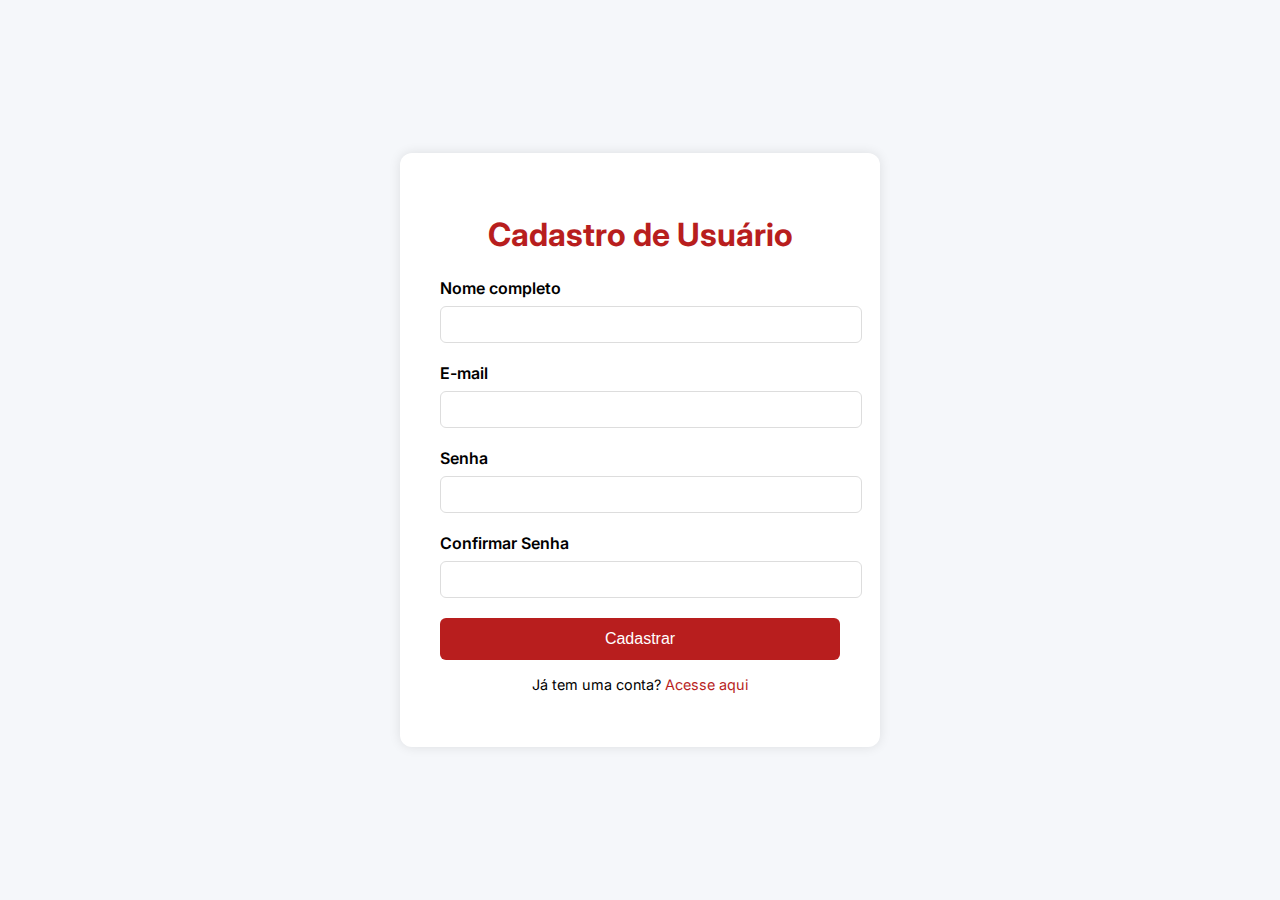
<file: templates/cadastro.html>
<!DOCTYPE html>
<html lang="pt-br">
<head>
  <meta charset="UTF-8" />
  <meta name="viewport" content="width=device-width, initial-scale=1.0"/>
  <title>Cadastro | ObraPesada S.A.</title>
  <link rel="stylesheet" href="/static/css/cadastro.css" />
  <link href="https://fonts.googleapis.com/css2?family=Inter:wght@400;600&display=swap" rel="stylesheet">
</head>
<body>
  <div class="cadastro-container">
    <h1>Cadastro de Usuário</h1>
    <form action="/cadastrar" method="POST">
      <label for="nome">Nome completo</label>
      <input type="text" id="nome" name="nome" required />

      <label for="email">E-mail</label>
      <input type="email" id="email" name="email" required />

      <label for="senha">Senha</label>
      <input type="password" id="senha" name="senha" required />

      <label for="confirmar-senha">Confirmar Senha</label>
      <input type="password" id="confirmar-senha" name="confirmar_senha" required />

      <button type="submit">Cadastrar</button>

      <p class="login-link">Já tem uma conta? <a href="/login">Acesse aqui</a></p>
    </form>
  </div>
</body>
</html>
</file>
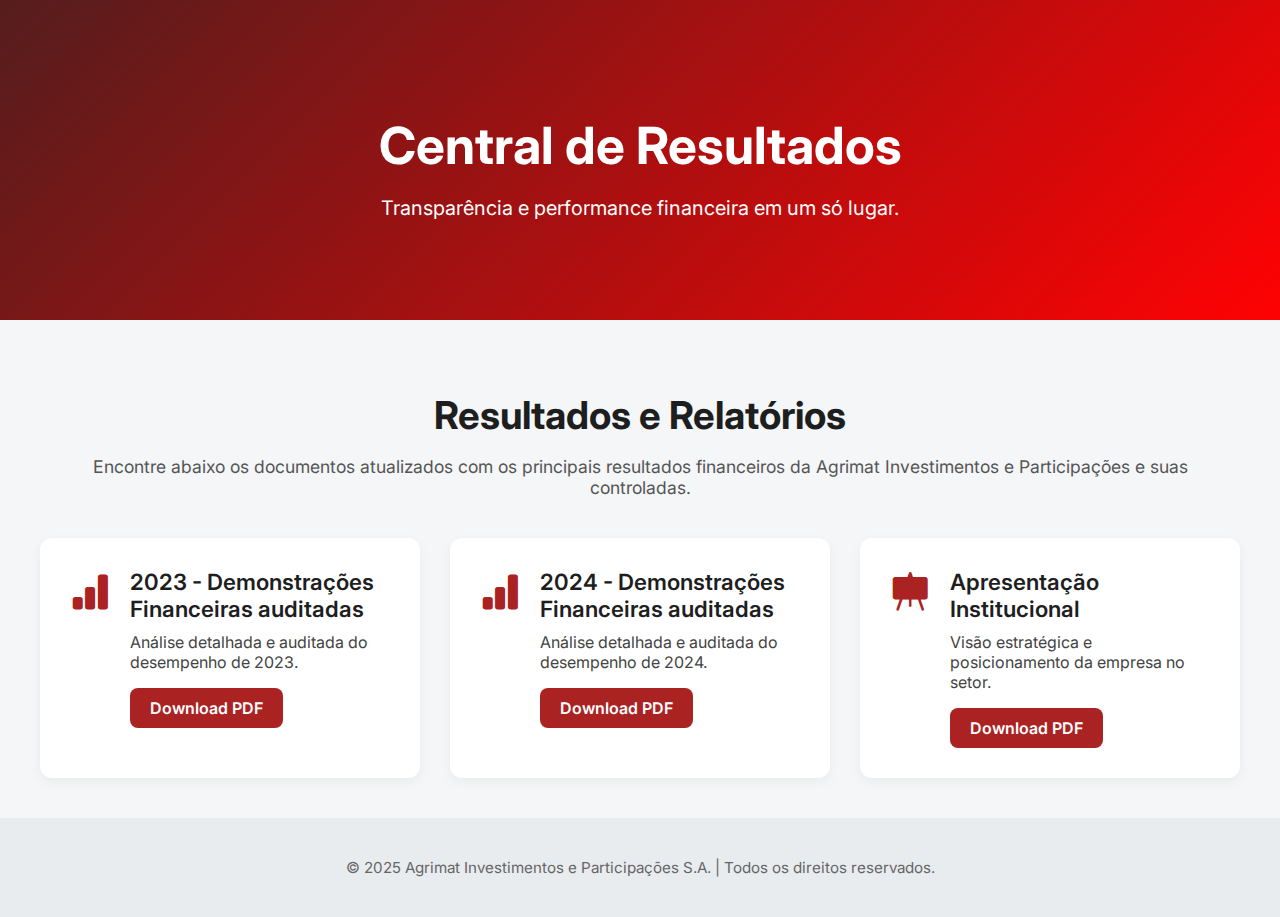
<file: templates/central_resultado.html>
<!DOCTYPE html>
<html lang="pt-br">
<head>
  <meta charset="UTF-8" />
  <meta name="viewport" content="width=device-width, initial-scale=1.0"/>
  <title>Central de Resultados | Agrimat Participações.</title>
  <link rel="stylesheet" href="/static/css/resul.css"/>
  <link href="https://cdn.jsdelivr.net/npm/bootstrap-icons/font/bootstrap-icons.css" rel="stylesheet">
  <link href="https://fonts.googleapis.com/css2?family=Inter:wght@400;600;700&display=swap" rel="stylesheet">
</head>
<body>

  <!-- HERO -->
  <section class="hero">
    <div class="hero-content">
      <h1>Central de Resultados</h1>
      <p>Transparência e performance financeira em um só lugar.</p>
    </div>
  </section>

  <!-- CONTEÚDO PRINCIPAL -->
  <main class="conteudo">
    <div class="container">
      <header class="conteudo-header">
        <h2>Resultados e Relatórios</h2>
        <p>Encontre abaixo os documentos atualizados com os principais resultados financeiros da Agrimat Investimentos e Participações e suas controladas.</p>
      </header>

      <div class="cards-grid">

        <div class="card">
          <div class="card-icon"><i class="bi bi-bar-chart-fill"></i></div>
          <div class="card-body">
            <h3>2023 - Demonstrações Financeiras auditadas</h3>
            <p>Análise detalhada e auditada do desempenho de 2023.</p>
            <a href="/static/documentos/Agrimat2023 - Relatório Final.pdf" class="btn" target="_blank">Download PDF</a>
          </div>
        </div>

        <div class="card">
          <div class="card-icon"><i class="bi bi-bar-chart-fill"></i></div>
          <div class="card-body">
            <h3>2024 - Demonstrações Financeiras auditadas</h3>
            <p>Análise detalhada e auditada do desempenho de 2024.</p>
            <a href="/relatorio2024" class="btn" target="_blank">Download PDF</a>
          </div>
        </div>

        <div class="card">
          <div class="card-icon"><i class="bi bi-easel-fill"></i></div>
          <div class="card-body">
            <h3>Apresentação Institucional</h3>
            <p>Visão estratégica e posicionamento da empresa no setor.</p>
            <a href="/static/documentos/Fact Sheet 2024 - Agrimat.pdf" class="btn" target="_blank">Download PDF</a>
          </div>
        </div>

      </div>
    </div>
  </main>

  <!-- RODAPÉ -->
  <footer class="footer">
      <p>&copy; 2025 Agrimat Investimentos e Participações S.A. | Todos os direitos reservados.</p>
    </div>
  </footer>

</body>
</html>
</file>
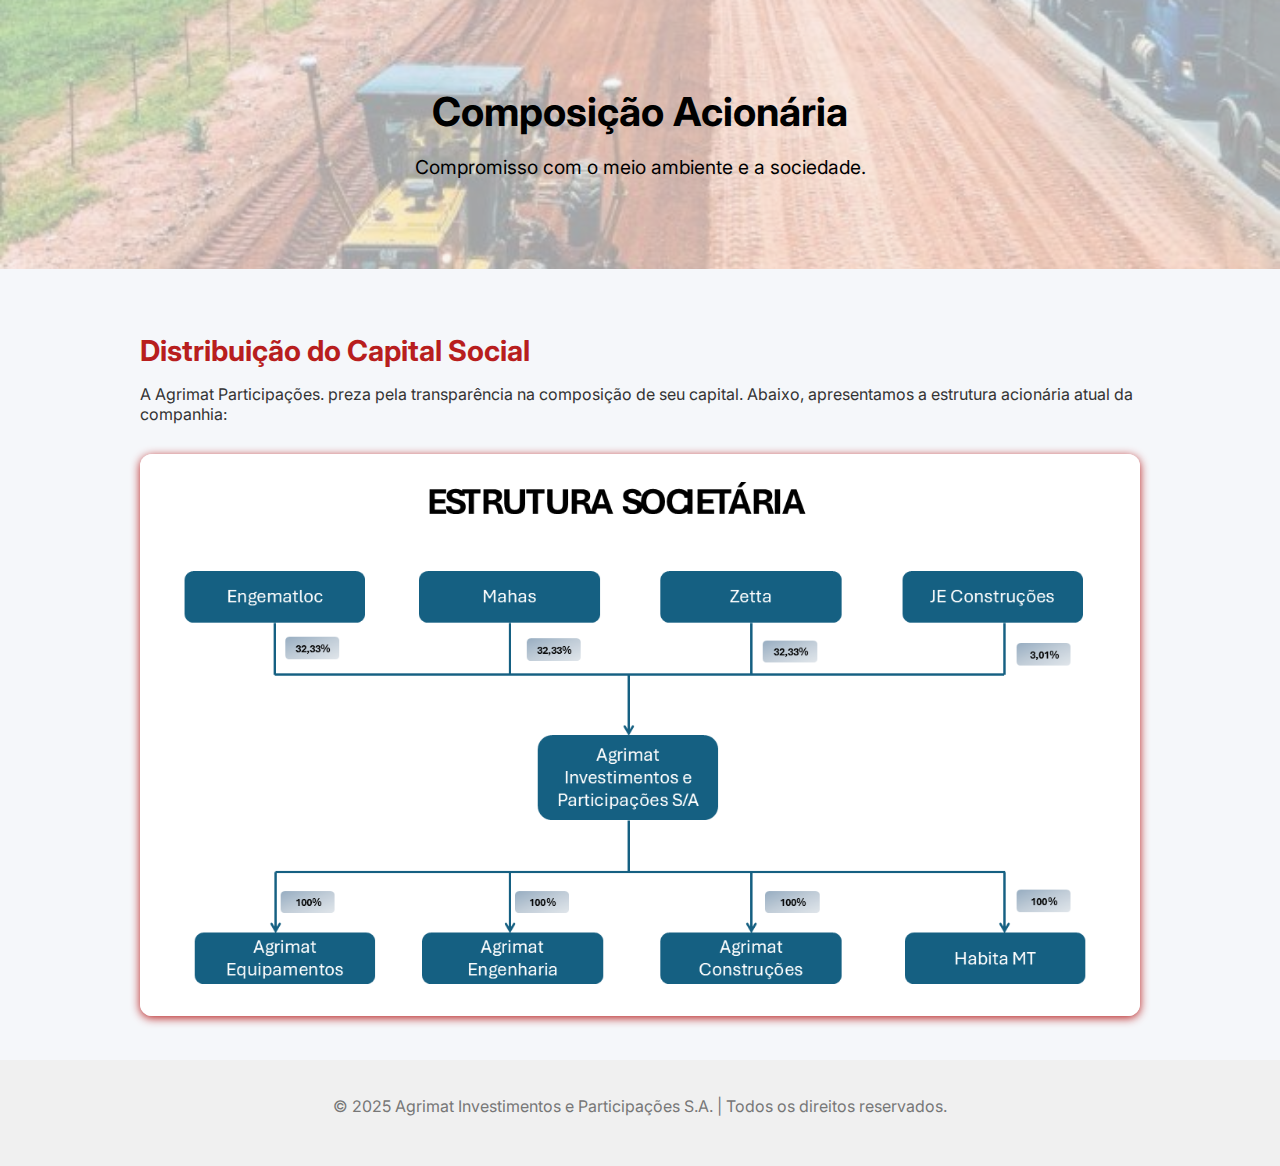
<file: templates/composicao_acionaria.html>
<!DOCTYPE html>
<html lang="pt-br">
<head>
  <meta charset="UTF-8" />
  <meta name="viewport" content="width=device-width, initial-scale=1.0"/>
  <title>Composição Acionária | Agrimat Participações.</title>
  <link rel="stylesheet" href="/static/css/composicao.css" />
  <link href="https://fonts.googleapis.com/css2?family=Inter:wght@400;600&display=swap" rel="stylesheet">
</head>
<body>
  <section class="hero">
    <img src="/static/imagens/IMG-20250422-WA0418.jpg" alt="Imagem de fundo" class="hero-bg">
    <div class="hero-content">
      <h1>Composição Acionária</h1>
      <p>Compromisso com o meio ambiente e a sociedade.</p>
    </div>
  </section>
  
  <!-- Conteúdo Principal -->
  <section class="conteudo">
    <div class="container">
      <h2>Distribuição do Capital Social</h2>
      <p>A Agrimat Participações. preza pela transparência na composição de seu capital. Abaixo, apresentamos a estrutura acionária atual da companhia:</p>

      <!-- Nova imagem substituindo a tabela -->
      <div class="imagem-composicao">
        <img src="/static/imagens/Composição_acionária.png" alt="Composição Acionária da ObraPesada S.A.">
      </div>

    </div>
  </section>

  <!-- Rodapé -->
  <footer>
    <div class="container">
      <p>&copy; 2025 Agrimat Investimentos e Participações S.A. | Todos os direitos reservados.</p>
    </div>
  </footer>

</body>
</html>
</file>
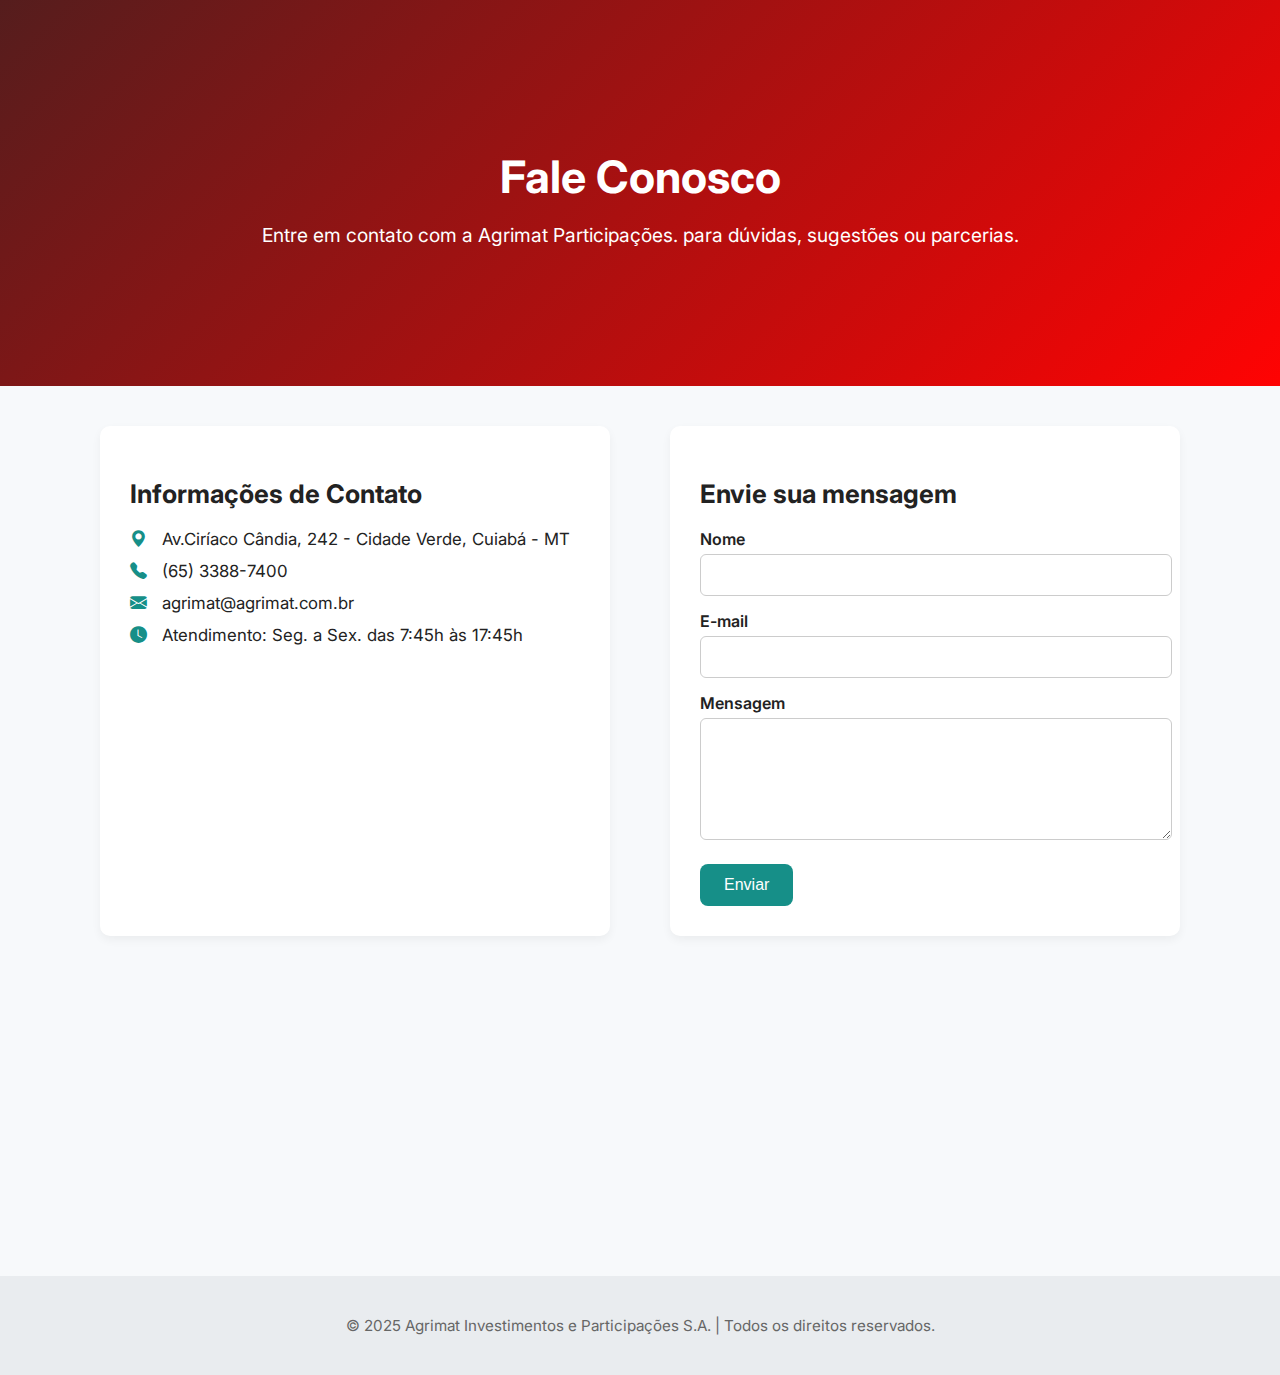
<file: templates/contato.html>
<!DOCTYPE html>
<html lang="pt-br">
<head>
  <meta charset="UTF-8" />
  <meta name="viewport" content="width=device-width, initial-scale=1.0"/>
  <title>Fale Conosco | Agrimat Participações.</title>
  <link rel="stylesheet" href="/static/css/contato.css"/>
  <link href="https://cdn.jsdelivr.net/npm/bootstrap-icons/font/bootstrap-icons.css" rel="stylesheet">
  <link href="https://fonts.googleapis.com/css2?family=Inter:wght@400;600&display=swap" rel="stylesheet">
</head>
<body>

  <section class="contato-hero">
    <div class="container">
      <h1>Fale Conosco</h1>
      <p>Entre em contato com a Agrimat Participações. para dúvidas, sugestões ou parcerias.</p>
    </div>
  </section>

  <main class="container contato-main">

    <section class="info-contato">
      <h2>Informações de Contato</h2>
      <ul>
        <li><i class="bi bi-geo-alt-fill"></i> Av.Ciríaco Cândia, 242 - Cidade Verde, Cuiabá - MT</li>
        <li><i class="bi bi-telephone-fill"></i> (65) 3388-7400</li>
        <li><i class="bi bi-envelope-fill"></i> agrimat@agrimat.com.br</li>
        <li><i class="bi bi-clock-fill"></i> Atendimento: Seg. a Sex. das 7:45h às 17:45h</li>
      </ul>
    </section>

    <section class="form-contato">
      <h2>Envie sua mensagem</h2>
      <form action="#" method="POST">
        <label for="nome">Nome</label>
        <input type="text" id="nome" name="nome" required>

        <label for="email">E-mail</label>
        <input type="email" id="email" name="email" required>

        <label for="mensagem">Mensagem</label>
        <textarea id="mensagem" name="mensagem" rows="5" required></textarea>

        <button type="submit" class="btn">Enviar</button>
      </form>
    </section>

  </main>

  <section class="mapa">
    <!-- Google Maps embed corrigido -->
    <iframe 
      src="https://www.google.com/maps/embed?pb=!1m18!1m12!1m3!1d3898.166318029272!2d-56.054830124050924!3d-15.579319185065785!2m3!1f0!2f0!3f0!3m2!1i1024!2i768!4f13.1!3m3!1m2!1s0x939db210f4e24499%3A0x788c0557332be75f!2sAv.%20Cir%C3%ADaco%20C%C3%A2ndia%2C%20242%20-%20Cidade%20Verde%2C%20Cuiab%C3%A1%20-%20MT%2C%2078028-770!5e0!3m2!1spt-BR!2sbr!4v1715215933027!5m2!1spt-BR!2sbr" 
      width="100%" height="300" style="border:0;" allowfullscreen="" loading="lazy" 
      referrerpolicy="no-referrer-when-downgrade">
    </iframe>
  </section>
  
  </section>

  <footer class="footer">
      <p>&copy; 2025 Agrimat Investimentos e Participações S.A. | Todos os direitos reservados.</p>
    </div>
  </footer>
</body>
</html>
</file>
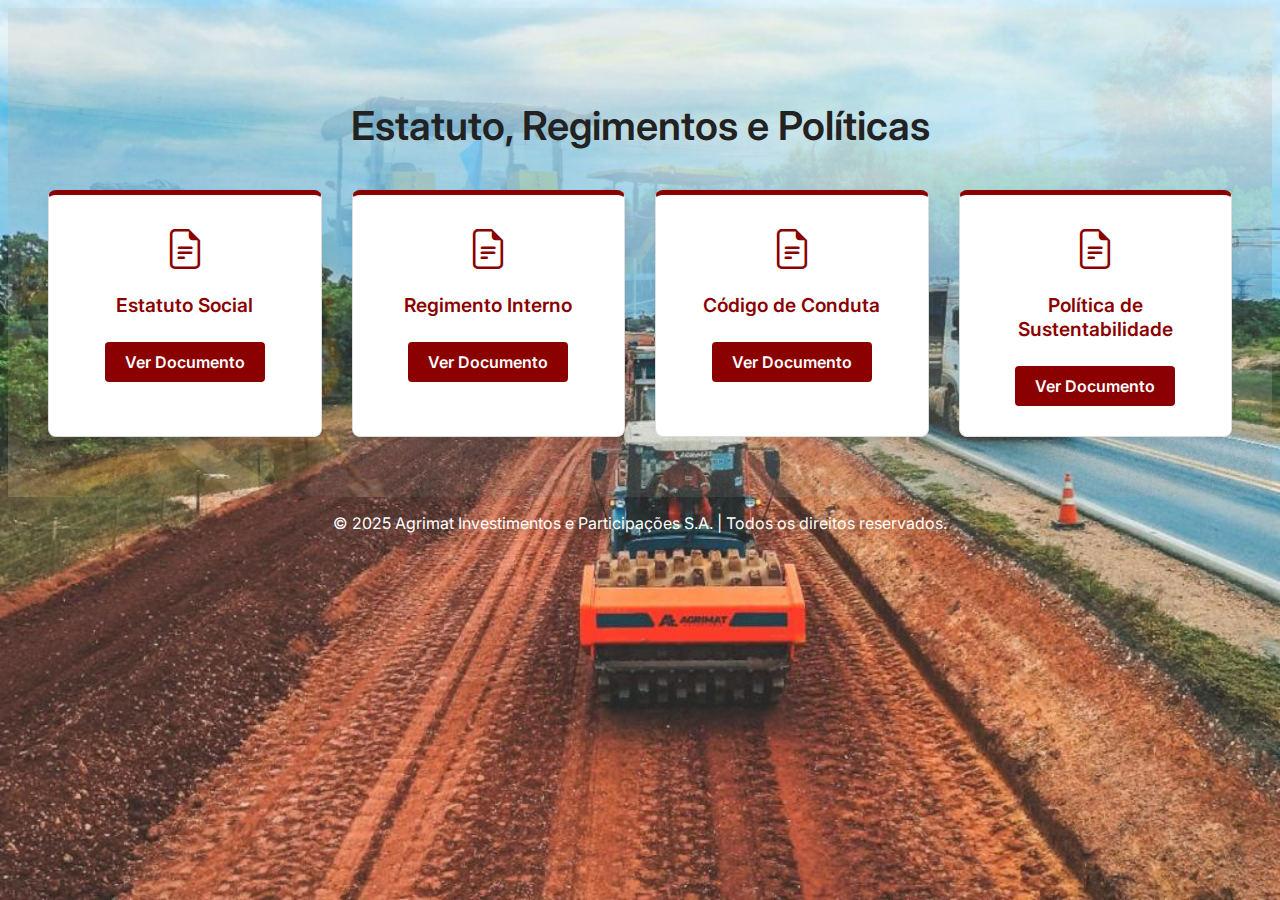
<file: templates/estatuto_politicas.html>
<!DOCTYPE html>
<html lang="pt-br">
<head>
  <meta charset="UTF-8" />
  <meta name="viewport" content="width=device-width, initial-scale=1.0" />
  <title>Agrimat Participações.</title>
  <link rel="stylesheet" href="/static/css/estatuto.css" />
  <link href="https://fonts.googleapis.com/css2?family=Inter:wght@400;600&display=swap" rel="stylesheet">
  <link href="https://cdn.jsdelivr.net/npm/bootstrap-icons@1.10.5/font/bootstrap-icons.css" rel="stylesheet">
</head>
<body>
  <!-- Seção Estatuto -->
  <section class="estatuto-section">
    <!-- Imagem de fundo -->
    <img src="/static/imagens/IMG-20250422-WA0414.jpg" alt="Fundo" class="background-img">
    <section class="background-extension"></section>

    <h2 class="section-title">Estatuto, Regimentos e Políticas</h2>
    <div class="document-grid">
      <div class="document-card">
        <i class="bi bi-file-earmark-text"></i>
        <h3><a href="#">Estatuto Social</a></h3>
        <a href="/static/documentos/Estatuto Social - Agrimat Investimentos e Participações S.A..pdf" class="btn">Ver Documento</a>
      </div>
      <div class="document-card">
        <i class="bi bi-file-earmark-text"></i>
        <h3><a href="#">Regimento Interno</a></h3>
        <a href="#" class="btn">Ver Documento</a>
      </div>
      <div class="document-card">
        <i class="bi bi-file-earmark-text"></i>
        <h3><a href="#">Código de Conduta</a></h3>
        <a href="#" class="btn">Ver Documento</a>
      </div>
      <div class="document-card">
        <i class="bi bi-file-earmark-text"></i>
        <h3><a href="#">Política de Sustentabilidade</a></h3>
        <a href="#" class="btn">Ver Documento</a>
      </div>

    </div>
  </section>
<!-- Rodapé -->
<footer>
  <div class="container">
    <p>&copy; 2025 Agrimat Investimentos e Participações S.A. | Todos os direitos reservados.</p>
  </div>


</body>
</html>
</file>
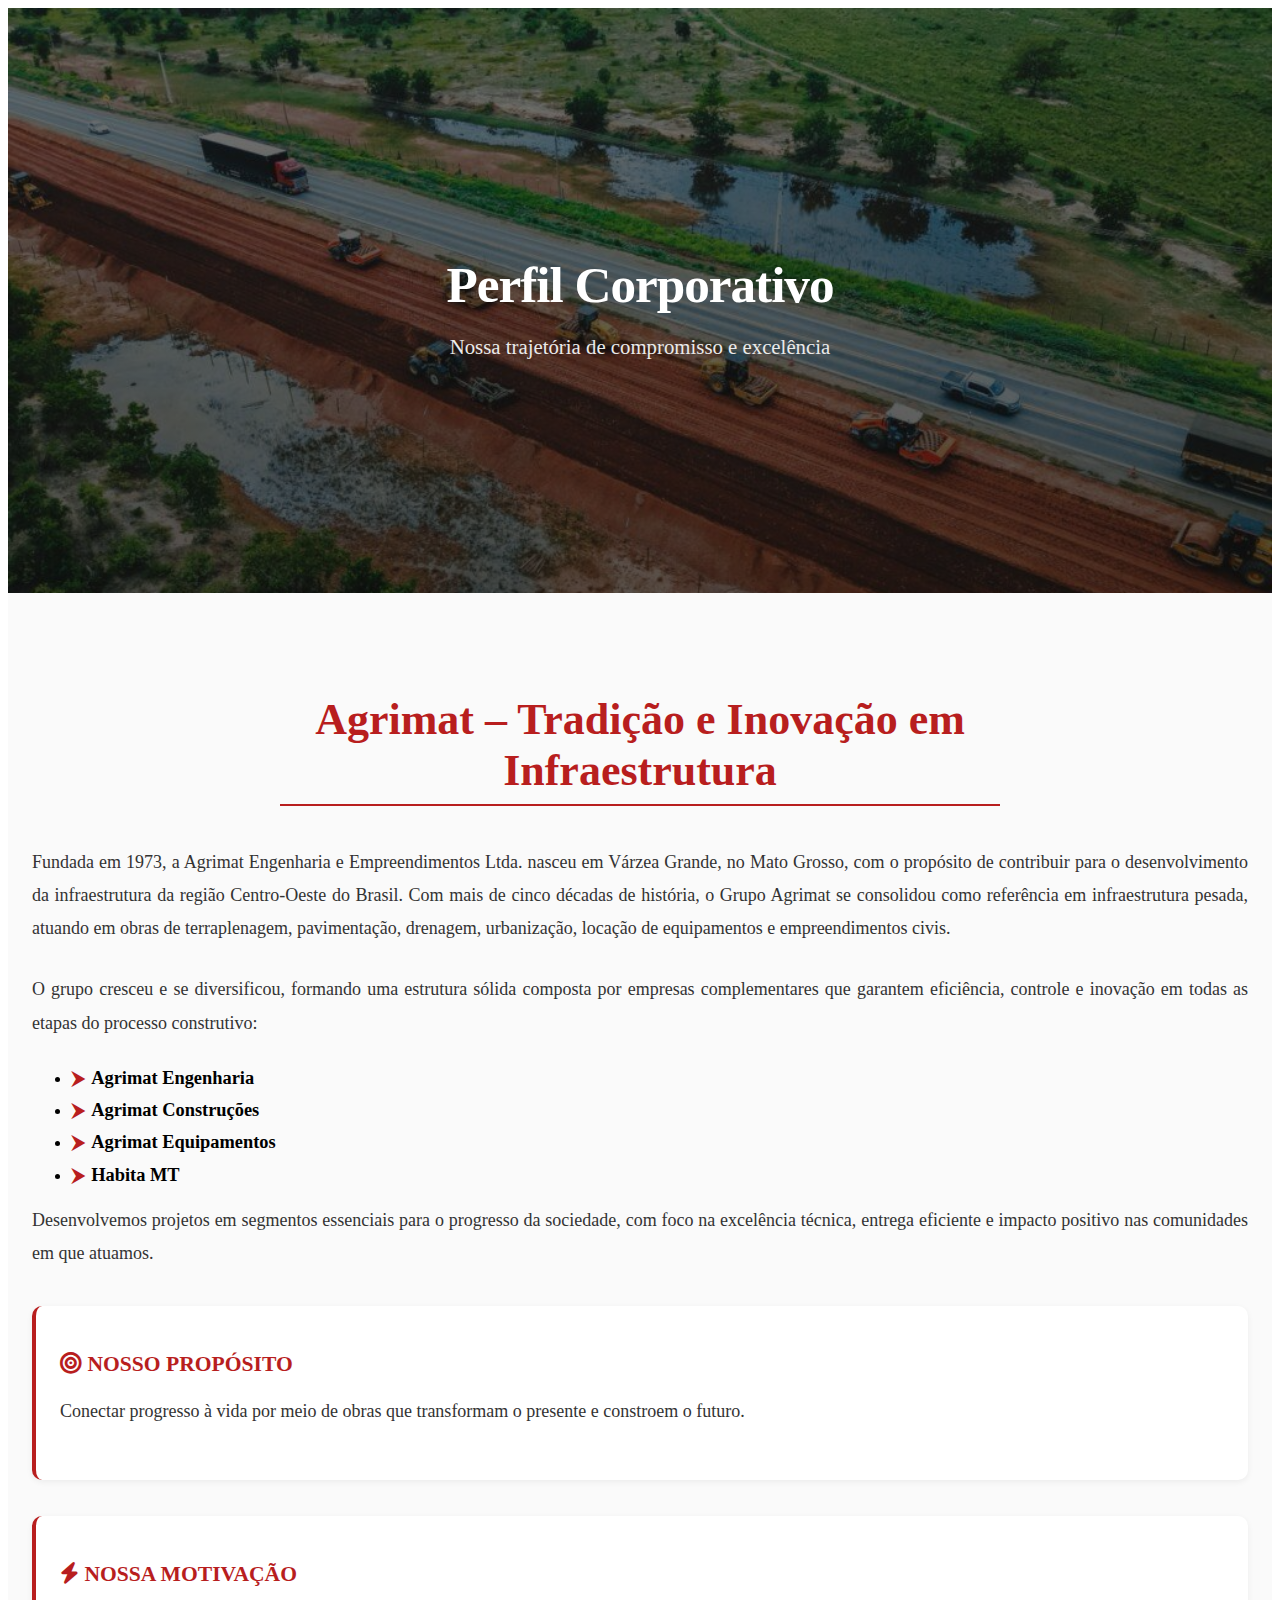
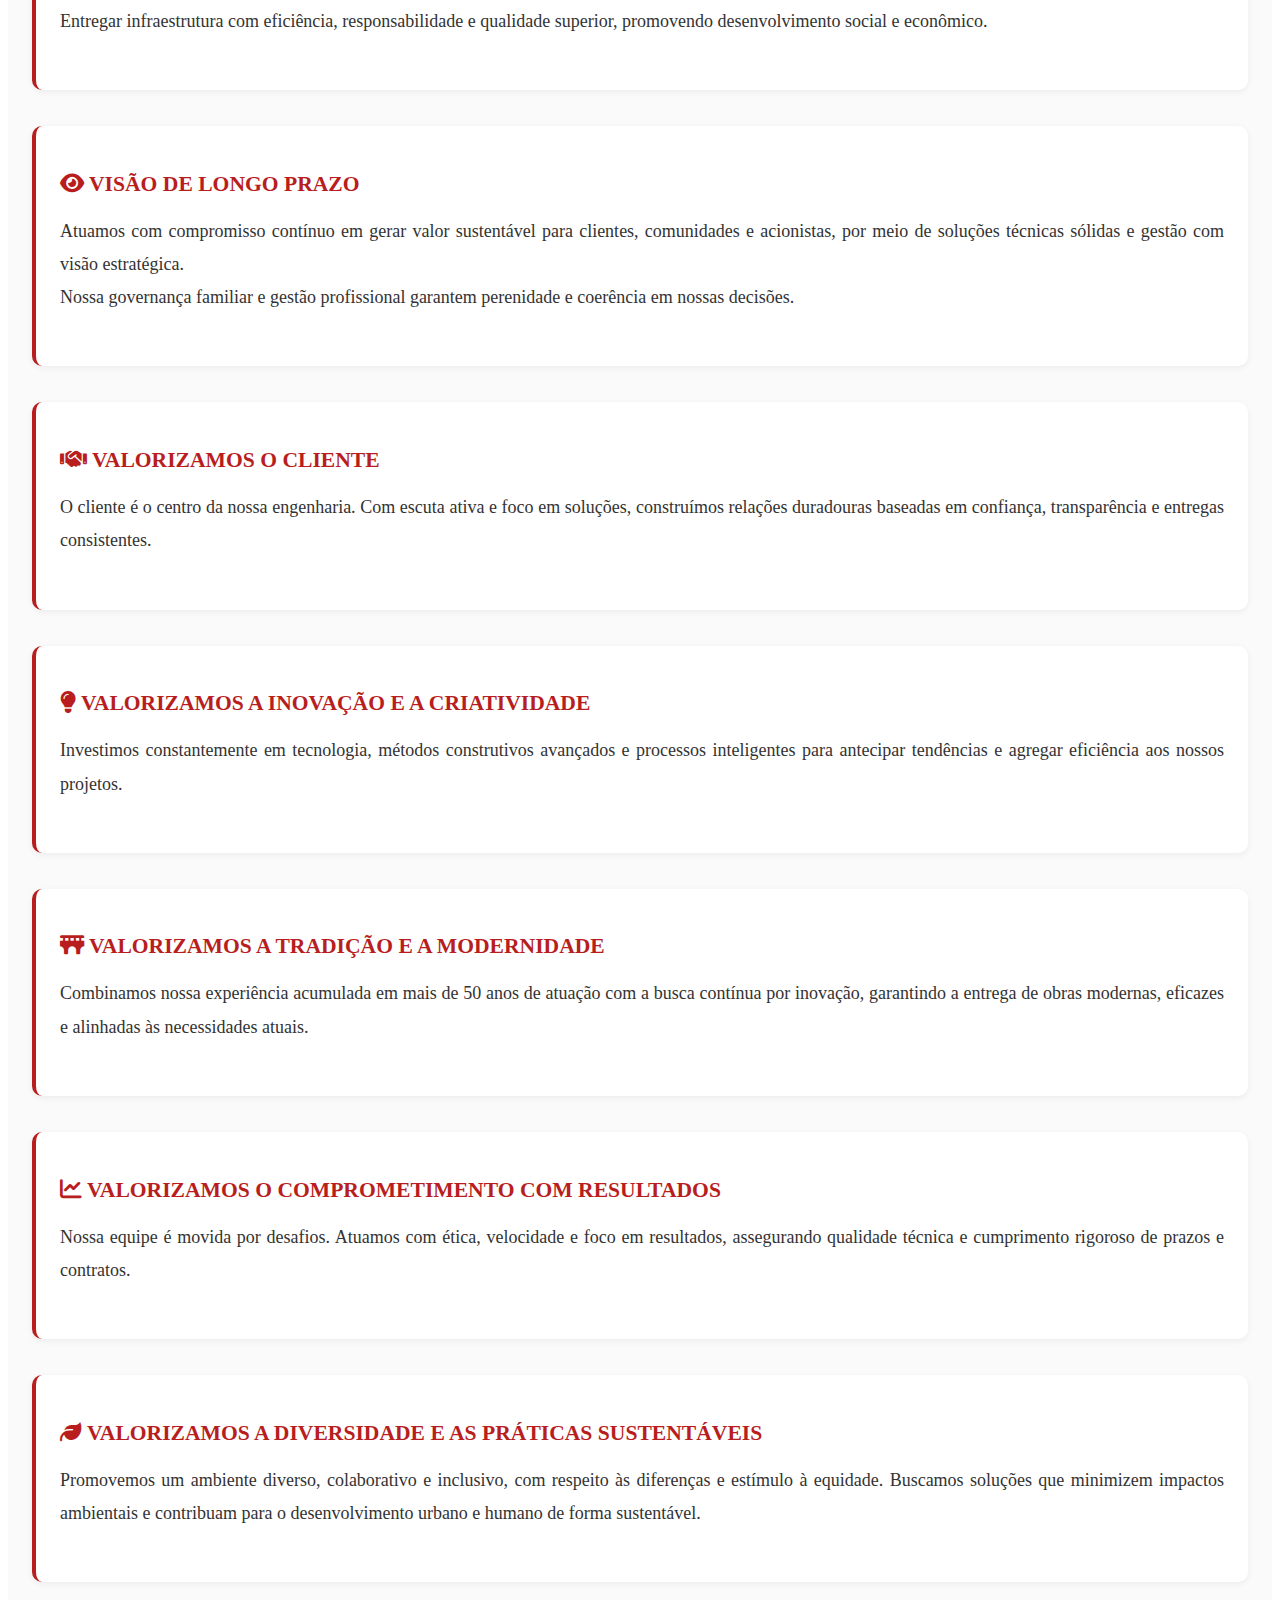
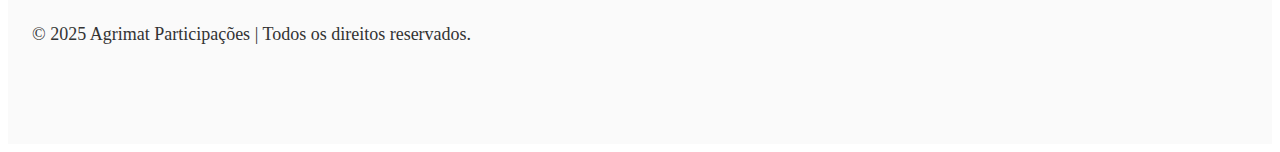
<file: templates/perfil_corporativo.html>
<!DOCTYPE html>
<html lang="pt-br">
  
<head>
  <meta charset="UTF-8" />
  <meta name="viewport" content="width=device-width, initial-scale=1.0" />
  <title>Perfil Corporativo - Agrimat</title>
  <link rel="stylesheet" href="/static/css/perfil_corporativo.css" />
  <link href="https://fonts.googleapis.com/css2?family=Inter:wght@400;600&display=swap" rel="stylesheet" />
  <link rel="stylesheet" href="https://cdnjs.cloudflare.com/ajax/libs/font-awesome/6.5.0/css/all.min.css">

</head>
<body class="perfil-corporativo-page">

  <!-- Hero Banner -->
  <section class="perfil-corporativo-hero" style="background-image: url('/static/imagens/IMG-20250422-WA0416.jpg');">
    <div class="hero-overlay">
      <div class="container">
        <h1>Perfil Corporativo</h1>
        <p class="hero-subtitle">Nossa trajetória de compromisso e excelência</p>
      </div>
    </div>
  </section>

  <!-- Conteúdo -->
  <section class="perfil-corporativo">
    <div class="container">
      <h2 class="section-title">Agrimat – Tradição e Inovação em Infraestrutura</h2>
      <p>
        Fundada em 1973, a Agrimat Engenharia e Empreendimentos Ltda. nasceu em Várzea Grande, no Mato Grosso, com o propósito de contribuir para o desenvolvimento da infraestrutura da região Centro-Oeste do Brasil. Com mais de cinco décadas de história, o Grupo Agrimat se consolidou como referência em infraestrutura pesada, atuando em obras de terraplenagem, pavimentação, drenagem, urbanização, locação de equipamentos e empreendimentos civis.
      </p>
      <p>
        O grupo cresceu e se diversificou, formando uma estrutura sólida composta por empresas complementares que garantem eficiência, controle e inovação em todas as etapas do processo construtivo:
      </p>
      <ul class="empresa-list">
        <li>Agrimat Engenharia</li>
        <li>Agrimat Construções</li>
        <li>Agrimat Equipamentos</li>
        <li>Habita MT</li>
      </ul>

      <p>
        Desenvolvemos projetos em segmentos essenciais para o progresso da sociedade, com foco na excelência técnica, entrega eficiente e impacto positivo nas comunidades em que atuamos.
      </p>

      <div class="highlight-box">
  <h3><i class="fas fa-bullseye"></i> NOSSO PROPÓSITO</h3>
  <p>Conectar progresso à vida por meio de obras que transformam o presente e constroem o futuro.</p>
</div>

<div class="highlight-box">
  <h3><i class="fas fa-bolt"></i> NOSSA MOTIVAÇÃO</h3>
  <p>Entregar infraestrutura com eficiência, responsabilidade e qualidade superior, promovendo desenvolvimento social e econômico.</p>
</div>

<div class="highlight-box">
  <h3><i class="fas fa-eye"></i> VISÃO DE LONGO PRAZO</h3>
  <p>
    Atuamos com compromisso contínuo em gerar valor sustentável para clientes, comunidades e acionistas, por meio de soluções técnicas sólidas e gestão com visão estratégica.<br>
    Nossa governança familiar e gestão profissional garantem perenidade e coerência em nossas decisões.
  </p>
</div>

<div class="highlight-box">
  <h3><i class="fas fa-handshake"></i> VALORIZAMOS O CLIENTE</h3>
  <p>
    O cliente é o centro da nossa engenharia. Com escuta ativa e foco em soluções, construímos relações duradouras baseadas em confiança, transparência e entregas consistentes.
  </p>
</div>

<div class="highlight-box">
  <h3><i class="fas fa-lightbulb"></i> VALORIZAMOS A INOVAÇÃO E A CRIATIVIDADE</h3>
  <p>
    Investimos constantemente em tecnologia, métodos construtivos avançados e processos inteligentes para antecipar tendências e agregar eficiência aos nossos projetos.
  </p>
</div>

<div class="highlight-box">
  <h3><i class="fas fa-bridge"></i> VALORIZAMOS A TRADIÇÃO E A MODERNIDADE</h3>
  <p>
    Combinamos nossa experiência acumulada em mais de 50 anos de atuação com a busca contínua por inovação, garantindo a entrega de obras modernas, eficazes e alinhadas às necessidades atuais.
  </p>
</div>

<div class="highlight-box">
  <h3><i class="fas fa-chart-line"></i> VALORIZAMOS O COMPROMETIMENTO COM RESULTADOS</h3>
  <p>
    Nossa equipe é movida por desafios. Atuamos com ética, velocidade e foco em resultados, assegurando qualidade técnica e cumprimento rigoroso de prazos e contratos.
  </p>
</div>

<div class="highlight-box">
  <h3><i class="fas fa-leaf"></i> VALORIZAMOS A DIVERSIDADE E AS PRÁTICAS SUSTENTÁVEIS</h3>
  <p>
    Promovemos um ambiente diverso, colaborativo e inclusivo, com respeito às diferenças e estímulo à equidade. Buscamos soluções que minimizem impactos ambientais e contribuam para o desenvolvimento urbano e humano de forma sustentável.
  </p>
</div>

 <!-- RODAPÉ -->
 </div>

<!-- Rodapé -->
<footer>
         <p>© 2025 Agrimat Participações | Todos os direitos reservados.</p>
</footer>
</html>

</body>
</html>
</file>
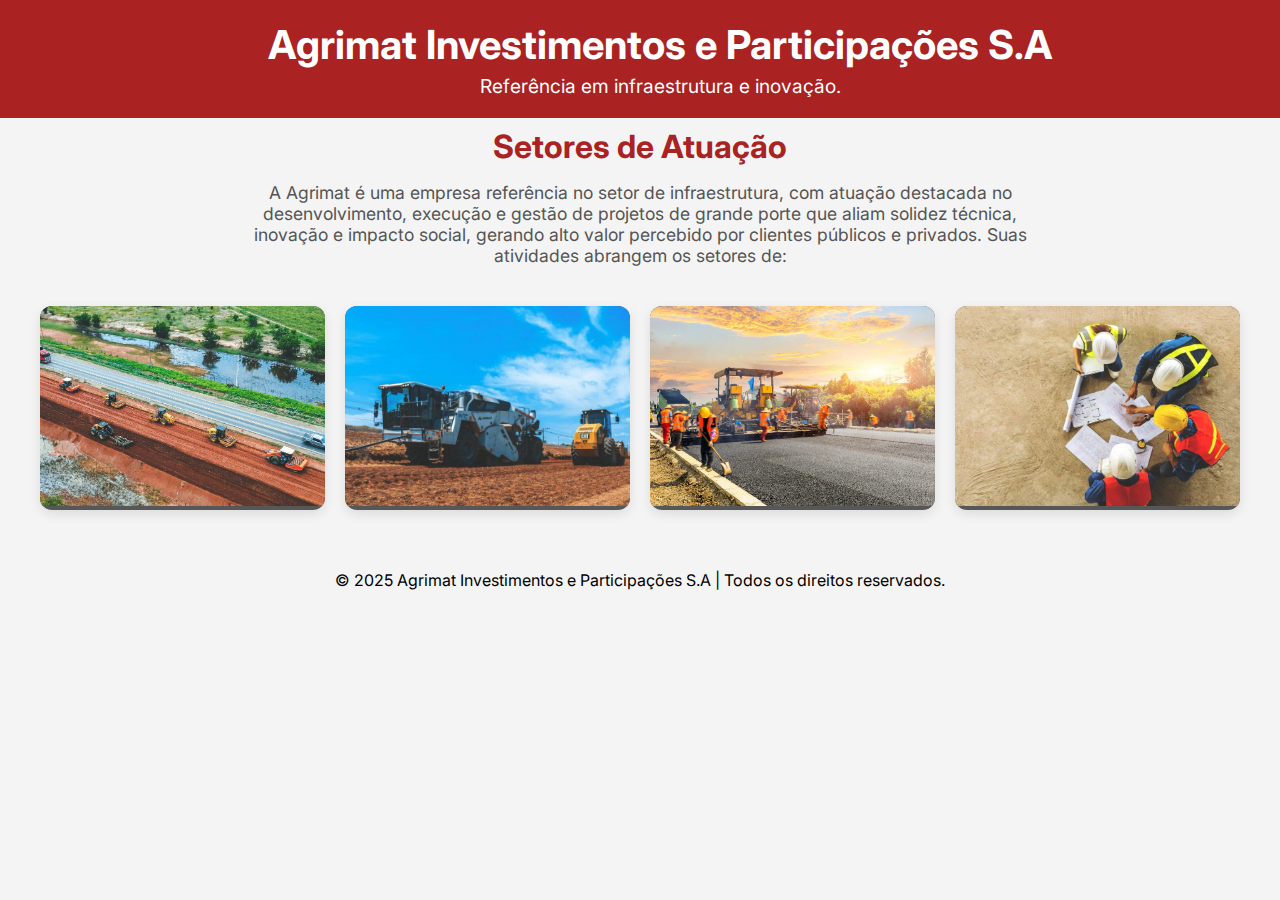
<file: templates/setores_atuacao.html>
<!DOCTYPE html>
<html lang="pt-br">
<head>
  <meta charset="UTF-8">
  <meta name="viewport" content="width=device-width, initial-scale=1.0">
  <title>Setores de Atuação - Agrimat</title>
  <link rel="stylesheet" href="/static/css/setores_Atuacao.css">
  <link href="https://fonts.googleapis.com/css2?family=Inter:wght@400;600&display=swap" rel="stylesheet">
</head>
<body>

  <!-- Cabeçalho fixo -->
  <header class="header">
    <h1>Agrimat Investimentos e Participações S.A</h1>
    <p>Referência em infraestrutura e inovação.</p>
  </header>

  <!-- Seção dos setores -->
  <section id="setores" class="setores-atuacao">
    <h2 class="section-title">Setores de Atuação</h2>
    <p class="section-description">
      A Agrimat é uma empresa referência no setor de infraestrutura, com atuação destacada no desenvolvimento, execução e gestão de projetos de grande porte que aliam solidez técnica, inovação e impacto social, gerando alto valor percebido por clientes públicos e privados. Suas atividades abrangem os setores de:
    </p>

    <div class="setores-grid">
      <!-- Setor 1 -->
      <div class="setor-card">
        <img src="/static/imagens/IMG-20250422-WA0413.jpg" alt="Incorporação">
        <div class="img-overlay">
          <p>Obras de infraestrutura pesada (terraplenagem, pavimentação, drenagem e urbanização);</p>
        </div>
      </div>

      <!-- Setor 2 -->
      <div class="setor-card">
        <img src="/static/imagens/IMG-20250422-WA0415.jpg" alt="Aeroporto Executivo">
        <div class="img-overlay">
          <p>Locação de equipamentos para construção e manutenção de obras.</p>
        </div>
      </div>

      <!-- Setor 3 -->
      <div class="setor-card">
        <img src="/static/imagens/IMG-20250422-WA0414.jpg" alt="Construção Pesada">
        <div class="img-overlay">
          <p>Desenvolvimento urbano com foco em mobilidade e acessibilidade.</p>
        </div>
      </div>

      <!-- Setor 4 -->
      <div class="setor-card">
        <img src="/static/imagens/IMG-20250422-WA0417.jpg" alt="Logística e Infraestrutura">
        <div class="img-overlay">
          <p>Obras de infraestrutura pesada (terraplenagem, pavimentação, drenagem e urbanização)</p>
        </div>
      </div>
      
    </div>
  </section>
  
<!-- Rodapé -->
<footer>
  <p>© 2025 Agrimat Investimentos e Participações S.A | Todos os direitos reservados.</p>
</footer>
</body>
</html>


</body>
</html>
</file>
<file: static/css/cadastro.css>
body {
    margin: 0;
    padding: 0;
    font-family: 'Inter', sans-serif;
    background-color: #f5f7fa;
    display: flex;
    align-items: center;
    justify-content: center;
    height: 100vh;
  }
  
  .cadastro-container {
    background-color: #ffffff;
    padding: 40px;
    border-radius: 12px;
    box-shadow: 0 0 12px rgba(0, 0, 0, 0.1);
    width: 100%;
    max-width: 400px;
  }
  
  h1 {
    margin-bottom: 24px;
    color: #b81e1e;
    text-align: center;
  }
  
  label {
    display: block;
    margin-bottom: 8px;
    font-weight: 600;
  }
  
  input {
    width: 100%;
    padding: 10px;
    margin-bottom: 20px;
    border: 1px solid #ddd;
    border-radius: 6px;
  }
  
  button {
    width: 100%;
    background-color: #b81e1e;
    color: white;
    padding: 12px;
    border: none;
    border-radius: 6px;
    font-size: 16px;
    cursor: pointer;
  }
  
  button:hover {
    background-color: #991919;
  }
  
  .login-link {
    text-align: center;
    margin-top: 16px;
    font-size: 0.9rem;
  }
  
  .login-link a {
    color: #b81e1e;
    text-decoration: none;
  }
</file>
<file: static/css/resul.css>
body {
  margin: 0;
  font-family: 'Inter', sans-serif;
  background-color: #f4f6f8;
  color: #1e1e1e;
}

.hero {
  background: linear-gradient(135deg, #551d1d 0%, #ff0203 100%);
  color: white;
  padding: 80px 20px;
  text-align: center;
}

.hero h1 {
  font-size: 3.2rem;
  margin-bottom: 10px;
  font-weight: 700;
}

.hero p {
  font-size: 1.25rem;
  font-weight: 400;
}

.container {
  max-width: 1200px;
  margin: 0 auto;
  padding: 40px 20px;
}

.conteudo-header {
  text-align: center;
  margin-bottom: 40px;
}

.conteudo-header h2 {
  font-size: 2.4rem;
  margin-bottom: 10px;
  font-weight: 700;
}

.conteudo-header p {
  font-size: 1.1rem;
  color: #555;
}

.cards-grid {
  display: grid;
  grid-template-columns: 1fr;
  gap: 30px;
}

.card {
  background: white;
  border-radius: 12px;
  padding: 30px;
  box-shadow: 0 4px 12px rgba(0,0,0,0.05);
  transition: transform 0.2s ease, box-shadow 0.2s ease;
  display: flex;
  gap: 20px;
  align-items: flex-start;
}

.card:hover {
  transform: translateY(-5px);
  box-shadow: 0 6px 18px rgba(0,0,0,0.08);
}

.card-icon i {
  font-size: 2.5rem;
  color: #aa2222;
}

.card-body h3 {
  margin: 0 0 10px;
  font-size: 1.4rem;
  font-weight: 600;
}

.card-body p {
  margin: 0 0 16px;
  color: #444;
}

.btn {
  display: inline-block;
  padding: 10px 20px;
  background: #aa2222;
  color: white;
  text-decoration: none;
  border-radius: 8px;
  font-weight: 600;
  transition: background 0.3s ease;
}

.btn:hover {
  background: #0d403f;
}

.footer {
  background: #e9ecef;
  text-align: center;
  padding: 25px;
  font-size: 0.95rem;
  color: #666;
}

@media (min-width: 768px) {
  .cards-grid {
    grid-template-columns: 1fr 1fr;
  }
}

@media (min-width: 1024px) {
  .cards-grid {
    grid-template-columns: 1fr 1fr 1fr;
  }
}
</file>
<file: static/css/composicao.css>
body {
  margin: 0;
  font-family: 'Inter', sans-serif;
  background-color: #f5f7fa;
  color: #333;
}

.hero {
  position: relative;
  overflow: hidden;
  color: rgb(0, 0, 0);
  padding: 60px 20px;
  text-align: center;
}

.hero-bg {
  position: absolute;
  top: 0;
  left: 0;
  width: 100%;
  height: 100%;
  object-fit: cover;
  z-index: -1;
  opacity: 0.4;
}

.hero-content {
  position: relative;
  z-index: 1;
}

.hero h1 {
  font-size: 2.5rem;
  margin-bottom: 10px;
}

.hero p {
  font-size: 1.2rem;
}

.conteudo {
  padding: 40px 20px;
}

.container {
  max-width: 1000px;
  margin: 0 auto;
}

h2 {
  font-size: 1.8rem;
  color: #b81e1e;
  margin-bottom: 10px;
}

p {
  font-size: 1rem;
  margin-bottom: 30px;
}

/* Estilo para a nova imagem da composição acionária */
.imagem-composicao {
  text-align: center;
  margin-top: 30px;
}

.imagem-composicao img {
  max-width: 100%;
  height: auto;
  border-radius: 12px;
  box-shadow: 0 2px 10px #b81e1e;
}

footer {
  text-align: center;
  padding: 20px;
  background-color: #f0f0f0;
  color: #777;
}
</file>
<file: static/css/contato.css>
body {
  margin: 0;
  font-family: 'Inter', sans-serif;
  background-color: #f7f9fb;
  color: #222;
}

.container {
  max-width: 1100px;
  margin: 0 auto;
  padding: 40px 20px;
}

.contato-hero {
  background: linear-gradient(135deg, #551d1d, #ff0303);
  color: white;
  text-align: center;
  padding: 80px 20px;
}

.contato-hero h1 {
  font-size: 2.8rem;
  margin-bottom: 10px;
}

.contato-hero p {
  font-size: 1.2rem;
  font-weight: 400;
}

.contato-main {
  display: flex;
  flex-direction: column;
  gap: 40px;
}

.info-contato, .form-contato {
  background: white;
  padding: 30px;
  border-radius: 10px;
  box-shadow: 0 4px 10px rgba(0,0,0,0.05);
}

.info-contato h2,
.form-contato h2 {
  font-size: 1.6rem;
  margin-bottom: 20px;
}

.info-contato ul {
  list-style: none;
  padding: 0;
}

.info-contato li {
  margin-bottom: 12px;
  font-size: 1.05rem;
}

.info-contato i {
  margin-right: 10px;
  color: #168f88;
}

form label {
  display: block;
  margin-top: 15px;
  margin-bottom: 5px;
  font-weight: 600;
}

form input,
form textarea {
  width: 100%;
  padding: 10px;
  border: 1px solid #ccc;
  border-radius: 6px;
  font-family: inherit;
  font-size: 1rem;
}

form textarea {
  resize: vertical;
}

.btn {
  margin-top: 20px;
  background: #168f88;
  color: white;
  padding: 12px 24px;
  border: none;
  border-radius: 8px;
  font-size: 1rem;
  cursor: pointer;
  transition: background 0.3s ease;
}

.btn:hover {
  background: #0d403f;
}

.mapa iframe {
  display: block;
  width: 100%;
  border: none;
}

.footer {
  background: #e9ecef;
  text-align: center;
  padding: 25px;
  font-size: 0.95rem;
  color: #666;
}

/* Responsivo */
@media (min-width: 768px) {
  .contato-main {
    flex-direction: row;
    justify-content: space-between;
  }

  .info-contato, .form-contato {
    flex: 1;
    margin: 0 10px;
  }
}
</file>
<file: static/css/estatuto.css>
.estatuto-section {
      position: relative;
      padding: 60px 20px;
      text-align: center;
      overflow: hidden;
    }

    .background-img {
      position: absolute;
      top: 0;
      left: 0;
      width: 100%;
      height: 100%;
      object-fit: cover;
      z-index: -1;
      opacity: 0.2; /* deixa a imagem suave no fundo */
    }

    .section-title {
      font-size: 2.5rem;
      font-weight: 600;
      color: #222;
      margin-bottom: 40px;
    }

    .document-grid {
      display: grid;
      grid-template-columns: repeat(auto-fit, minmax(250px, 1fr));
      gap: 30px;
      padding: 0 20px;
      margin-top: 30px;
    }

    .document-card {
      background-color: #fff;
      border: 1px solid #ddd;
      border-top: 5px solid #8B0000;
      border-radius: 8px;
      padding: 30px 20px;
      box-shadow: 0 4px 10px rgba(0, 0, 0, 0.05);
      transition: transform 0.3s, box-shadow 0.3s;
    }

    .document-card:hover {
      transform: translateY(-5px);
      box-shadow: 0 8px 20px rgba(0, 0, 0, 0.1);
    }

    .document-card i {
      font-size: 2.5rem;
      color: #8B0000;
      margin-bottom: 15px;
    }

    .document-card h3 {
      font-size: 1.2rem;
      margin-bottom: 10px;
    }

    .document-card a {
      text-decoration: none;
      color: #8B0000;
      font-weight: 600;
    }

    .document-card .btn {
      display: inline-block;
      margin-top: 15px;
      padding: 10px 20px;
      background-color: #8B0000;
      color: #fff;
      border-radius: 4px;
      transition: background-color 0.3s;
    }

    .document-card .btn:hover {
      background-color: #a80000;
    }
  body {
  font-family: 'Inter', sans-serif;
  background-image: url('/static/imagens/IMG-20250422-WA0411.jpg');
  background-size: cover;
  background-position: center;
  background-repeat: no-repeat;
  background-attachment: fixed;
  color: #ffffff;
}

footer {
  text-align: center;
  width: 100%;
}

footer p {
  font-size: 1rem;
  margin: 100;
}
</file>
<file: static/css/perfil_corporativo.css>
/* HERO melhorado com efeito suave e responsividade reforçada */
.perfil-corporativo-page .perfil-corporativo-hero {
  position: relative;
  height: 65vh;
  background-size: cover;
  background-position: center;
  display: flex;
  align-items: center;
  justify-content: center;
  text-align: center;
  overflow: hidden;
  transition: all 0.3s ease;
}

.perfil-corporativo-page .perfil-corporativo-hero::before {
  content: "";
  position: absolute;
  inset: 0;
  background: linear-gradient(to bottom, rgba(0, 0, 0, 0.55), rgba(0, 0, 0, 0.65));
  z-index: 1;
}

.perfil-corporativo-page .perfil-corporativo-hero .container {
  position: relative;
  z-index: 2;
  color: #fff;
  padding: 0 20px;
  max-width: 720px;
}

.perfil-corporativo-page .perfil-corporativo-hero h1 {
  font-size: 3.2rem;
  font-weight: 700;
  letter-spacing: -1px;
  margin-bottom: 0.4rem;
}

.perfil-corporativo-page .hero-subtitle {
  font-size: 1.3rem;
  color: #eaeaea;
}

/* CONTEÚDO COM MAIS CLAREZA E FLUXO VISUAL */
.perfil-corporativo-page .perfil-corporativo {
  padding: 4rem 1.5rem;
  background-color: #fafafa;
}

.perfil-corporativo-page .section-title {
  font-size: 2.75rem;
  color: #b81e1e;
  text-align: center;
  font-weight: 700;
  margin-bottom: 2.5rem;
  border-bottom: 2px solid #b81e1e;
  padding-bottom: 0.5rem;
  max-width: 720px;
  margin-inline: auto;
}

.perfil-corporativo-page .perfil-corporativo p {
  font-size: 1.125rem;
  color: #333;
  text-align: justify;
  line-height: 1.85;
  margin-bottom: 1.75rem;
}

/* LISTA PERSONALIZADA AJUSTADA */
.empresa-list li {
  color: #000;
  font-size: 1.15rem;
  font-weight: 600;
  margin-bottom: 0.7rem;
  padding-left: 1.2rem;
  position: relative;
}
.empresa-list li::before {
  content: "⮞";
  color: #b81e1e;
  position: absolute;
  left: 0;
  font-weight: bold;
}

/* DESTAQUES COM MAIS SOFISTICAÇÃO */
.highlight-box {
  background-color: #fff;
  border-left: 4px solid #b81e1e;
  padding: 1.5rem 1.5rem;
  margin: 2.25rem 0;
  border-radius: 10px;
  box-shadow: 0 2px 6px rgba(0, 0, 0, 0.06);
  transition: box-shadow 0.2s ease;
}
.highlight-box:hover {
  box-shadow: 0 4px 12px rgba(0, 0, 0, 0.1);
}
.highlight-box h3 {
  color: #b81e1e;
  font-size: 1.35rem;
  margin-bottom: 0.5rem;
}
.highlight-box p {
  color: #444;
  font-size: 1.05rem;
  line-height: 1.7;
}


/* RESPONSIVO */
@media (max-width: 768px) {
  .perfil-corporativo-page .perfil-corporativo-hero {
    height: 45vh;
  }

  .perfil-corporativo-page .perfil-corporativo-hero h1 {
    font-size: 2.2rem;
  }

  .perfil-corporativo-page .hero-subtitle {
    font-size: 1.05rem;
  }

  .perfil-corporativo-page .section-title {
    font-size: 2rem;
  }

  .perfil-corporativo-page .perfil-corporativo p {
    font-size: 1rem;
  }



}
</file>
<file: static/css/setores_Atuacao.css>
/* Reset básico */
body {
  font-family: 'Inter', sans-serif;
  background-color: #f4f4f4;
  margin: 0;
  padding: 0;
}

/* Cabeçalho fixo */
.header {
  background-color: #aa2222;
  color: #fff;
  text-align: center;
  padding: 20px;
  position: fixed;
  width: 100%;
  top: 0;
  left: 0;
  z-index: 1000;
}

.header h1 {
  font-size: 2.5rem;
  margin: 0;
}

.header p {
  font-size: 1.2rem;
  margin: 5px 0 0;
}

/* Seção */
.setores-atuacao {
  text-align: center;
  padding: 100px 20px 40px;
}

.section-title {
  font-size: 2rem;
  color: #aa2222;
  margin-bottom: 1rem;
}

.section-description {
  max-width: 800px;
  margin: 0 auto 20px;
  font-size: 1.1rem;
  color: #555;
}

/* Grid de setores */
.setores-grid {
  display: grid;
  grid-template-columns: repeat(auto-fit, minmax(250px, 1fr));
  gap: 20px;
  justify-content: center;
  padding: 20px;
}

/* Card de cada setor */
.setor-card {
  background-color: #565756;
  border-radius: 12px;
  overflow: hidden;
  box-shadow: 0 4px 12px rgba(0, 0, 0, 0.1);
  transition: transform 0.3s ease, box-shadow 0.3s ease;
}

.setor-card:hover {
  transform: translateY(-5px);
  box-shadow: 0 6px 18px rgba(0, 0, 0, 0.15);
}

/* Imagem */
.setor-card img {
  width: 100%;
  height: 200px;
  object-fit: cover;
  transition: transform 0.5s ease;
}

.setor-card:hover img {
  transform: scale(1.05);
}

/* Sobreposição com texto */
.img-overlay {
  position: absolute;
  bottom: 0;
  background: rgba(0, 0, 0, 0.6);
  color: #fff;
  width: 100%;
  padding: 10px;
  font-size: 0.9em;
  opacity: 0;
  transition: 0.4s ease;
}

.setor-card:hover .img-overlay {
  opacity: 1;
}

/* Responsividade */
@media (max-width: 768px) {
  .header h1 {
    font-size: 2rem;
  }

  .section-title {
    font-size: 1.8rem;
  }

  .section-description {
    font-size: 1rem;
  }

  .setores-grid {
    grid-template-columns: 1fr;
  }
}

footer {
  text-align: center;
  width: 100%;
}

footer p {
  font-size: 1rem;
  margin: 0;
}
</file>
